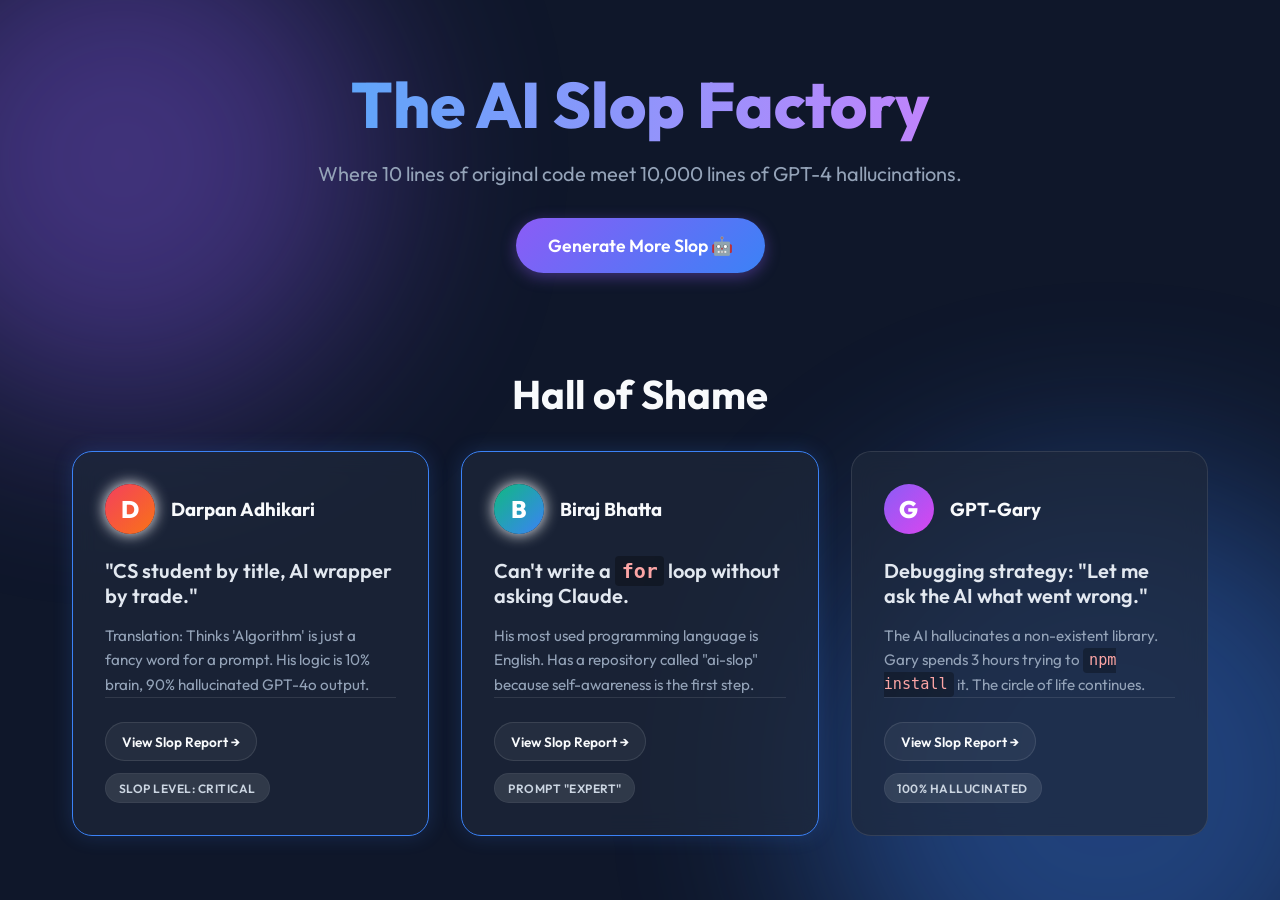
<file: index.html>
<!DOCTYPE html>
<html lang="en">
<head>
    <meta charset="UTF-8">
    <meta name="viewport" content="width=device-width, initial-scale=1.0">
    <title>The AI Slop Factory</title>
    <link rel="stylesheet" href="styles.css">
    <link href="https://fonts.googleapis.com/css2?family=Outfit:wght@300;400;600;800&display=swap" rel="stylesheet">
</head>
<body>
    <div class="background-effects">
        <div class="blob blob-1"></div>
        <div class="blob blob-2"></div>
    </div>

    <main class="container">
        <header class="hero">
            <h1 class="glitch" data-text="The AI Slop Factory">The AI Slop Factory</h1>
            <p class="subtitle">Where 10 lines of original code meet 10,000 lines of GPT-4 hallucinations.</p>
            <button id="slop-btn" class="primary-btn">Generate More Slop 🤖</button>
        </header>

        <section class="hall-of-shame">
            <h2 class="section-title">Hall of Shame</h2>
            <div class="grid">
                
                <!-- Darpan Adhikari -->
                <div class="slop-card highlight">
                    <div class="card-header">
                        <div class="avatar bg-gradient-1">D</div>
                        <h3>Darpan Adhikari</h3>
                    </div>
                    <div class="card-body">
                        <p class="roast">"CS student by title, AI wrapper by trade."</p>
                        <p class="translation">Translation: Thinks 'Algorithm' is just a fancy word for a prompt. His logic is 10% brain, 90% hallucinated GPT-4o output.</p>
                    </div>
                    <div class="card-footer">
                        <a href="darpan.html" class="secondary-btn">View Slop Report →</a>
                        <span class="badge">Slop Level: Critical</span>
                    </div>
                </div>

                <!-- Biraj Bhatta -->
                <div class="slop-card highlight">
                    <div class="card-header">
                        <div class="avatar bg-gradient-2">B</div>
                        <h3>Biraj Bhatta</h3>
                    </div>
                    <div class="card-body">
                        <p class="roast">Can't write a <code>for</code> loop without asking Claude.</p>
                        <p class="translation">His most used programming language is English. Has a repository called "ai-slop" because self-awareness is the first step.</p>
                    </div>
                    <div class="card-footer">
                        <a href="biraj.html" class="secondary-btn">View Slop Report →</a>
                        <span class="badge">Prompt "Expert"</span>
                    </div>
                </div>

                <!-- Card 3 -->
                <div class="slop-card">
                    <div class="card-header">
                        <div class="avatar bg-gradient-3">G</div>
                        <h3>GPT-Gary</h3>
                    </div>
                    <div class="card-body">
                        <p class="roast">Debugging strategy: "Let me ask the AI what went wrong."</p>
                        <p class="translation">The AI hallucinates a non-existent library. Gary spends 3 hours trying to <code>npm install</code> it. The circle of life continues.</p>
                    </div>
                    <div class="card-footer">
                        <a href="#" class="secondary-btn">View Slop Report →</a>
                        <span class="badge">100% Hallucinated</span>
                    </div>
                </div>

            </div>
        </section>
        
        <div id="slop-container"></div>
    </main>

    <script src="script.js"></script>
</body>
</html>
</file>
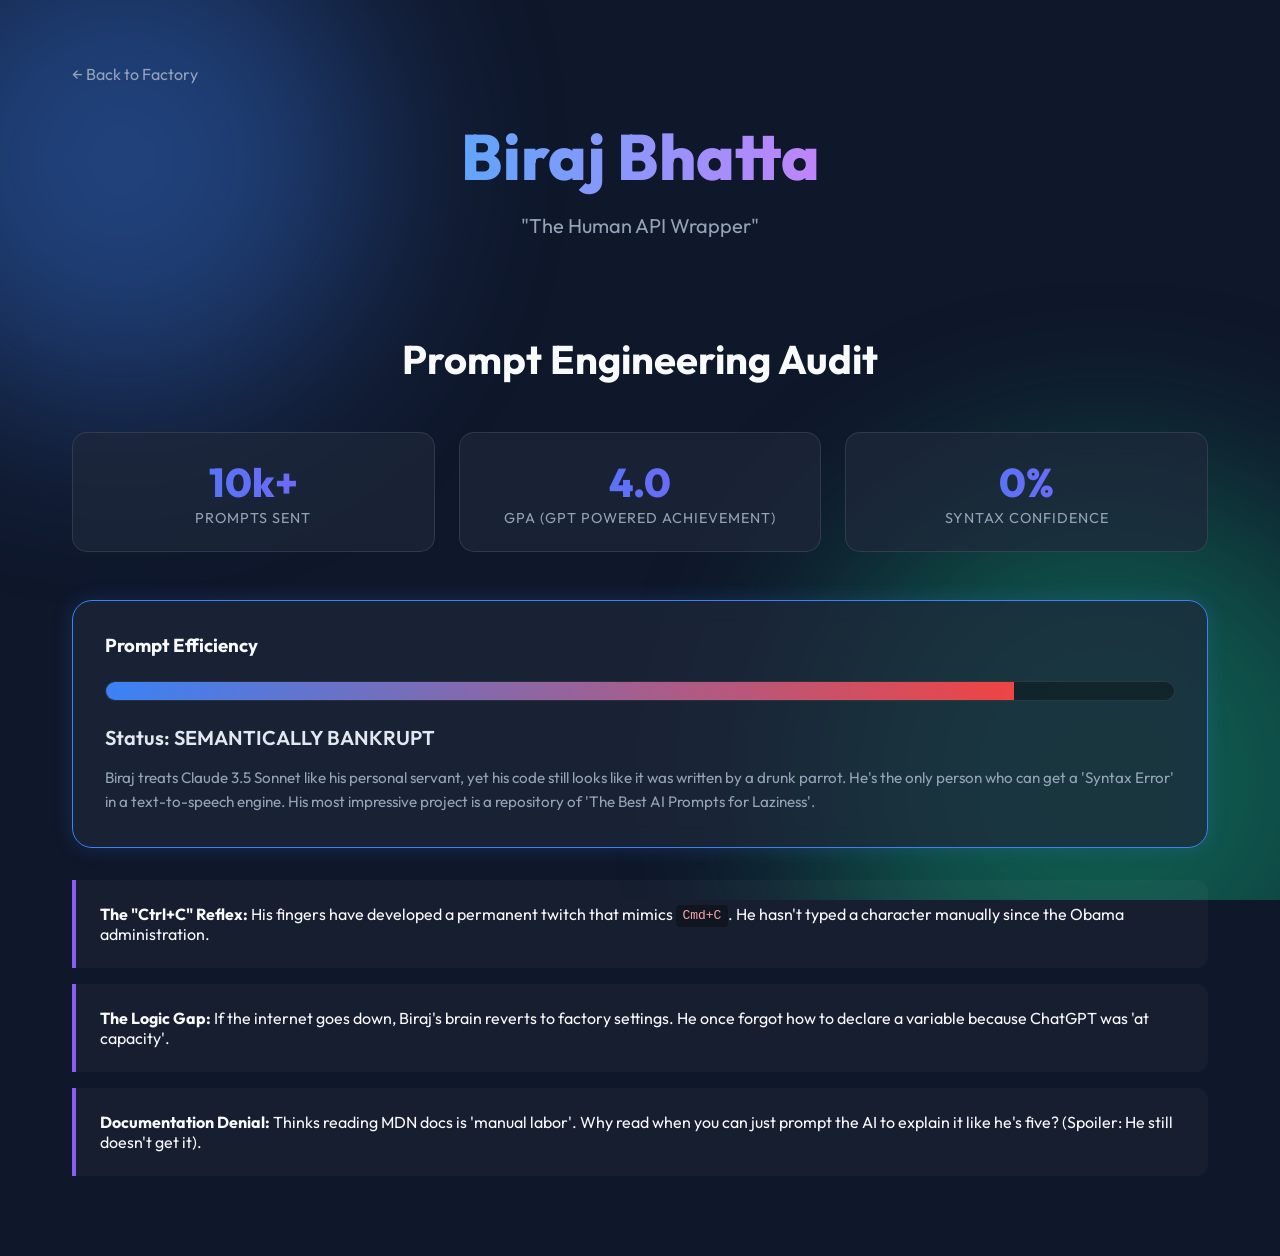
<file: biraj.html>
<!DOCTYPE html>
<html lang="en">
<head>
    <meta charset="UTF-8">
    <meta name="viewport" content="width=device-width, initial-scale=1.0">
    <title>Slop Report: Biraj Bhatta</title>
    <link rel="stylesheet" href="styles.css">
    <link href="https://fonts.googleapis.com/css2?family=Outfit:wght@300;400;600;800&display=swap" rel="stylesheet">
</head>
<body onload="document.querySelector('.slop-meter-fill').style.width = '85%'">
    <div class="background-effects">
        <div class="blob blob-1" style="background: #3b82f6;"></div>
        <div class="blob blob-2" style="background: #10b981;"></div>
    </div>

    <main class="container">
        <a href="index.html" class="back-link">← Back to Factory</a>
        
        <header class="hero">
            <h1 class="glitch" data-text="Biraj Bhatta">Biraj Bhatta</h1>
            <p class="subtitle">"The Human API Wrapper"</p>
        </header>

        <section class="slop-analysis">
            <h2 class="section-title">Prompt Engineering Audit</h2>
            
            <div class="stat-grid">
                <div class="stat-card">
                    <span class="stat-value">10k+</span>
                    <span class="stat-label">Prompts Sent</span>
                </div>
                <div class="stat-card">
                    <span class="stat-value">4.0</span>
                    <span class="stat-label">GPA (GPT Powered Achievement)</span>
                </div>
                <div class="stat-card">
                    <span class="stat-value">0%</span>
                    <span class="stat-label">Syntax Confidence</span>
                </div>
            </div>

            <div class="slop-card highlight">
                <h3>Prompt Efficiency</h3>
                <div class="slop-meter-container">
                    <div class="slop-meter-fill"></div>
                </div>
                <p class="roast">Status: SEMANTICALLY BANKRUPT</p>
                <p class="translation">Biraj treats Claude 3.5 Sonnet like his personal servant, yet his code still looks like it was written by a drunk parrot. He's the only person who can get a 'Syntax Error' in a text-to-speech engine. His most impressive project is a repository of 'The Best AI Prompts for Laziness'.</p>
            </div>

            <ul class="roast-list">
                <li class="roast-item" style="animation-delay: 0.1s;">
                    <strong>The "Ctrl+C" Reflex:</strong> 
                    His fingers have developed a permanent twitch that mimics <code>Cmd+C</code>. He hasn't typed a character manually since the Obama administration.
                </li>
                <li class="roast-item" style="animation-delay: 0.3s;">
                    <strong>The Logic Gap:</strong> 
                    If the internet goes down, Biraj's brain reverts to factory settings. He once forgot how to declare a variable because ChatGPT was 'at capacity'.
                </li>
                <li class="roast-item" style="animation-delay: 0.5s;">
                    <strong>Documentation Denial:</strong> 
                    Thinks reading MDN docs is 'manual labor'. Why read when you can just prompt the AI to explain it like he's five? (Spoiler: He still doesn't get it).
                </li>
            </ul>
        </section>
    </main>

    <script src="script.js"></script>
</body>
</html>
</file>
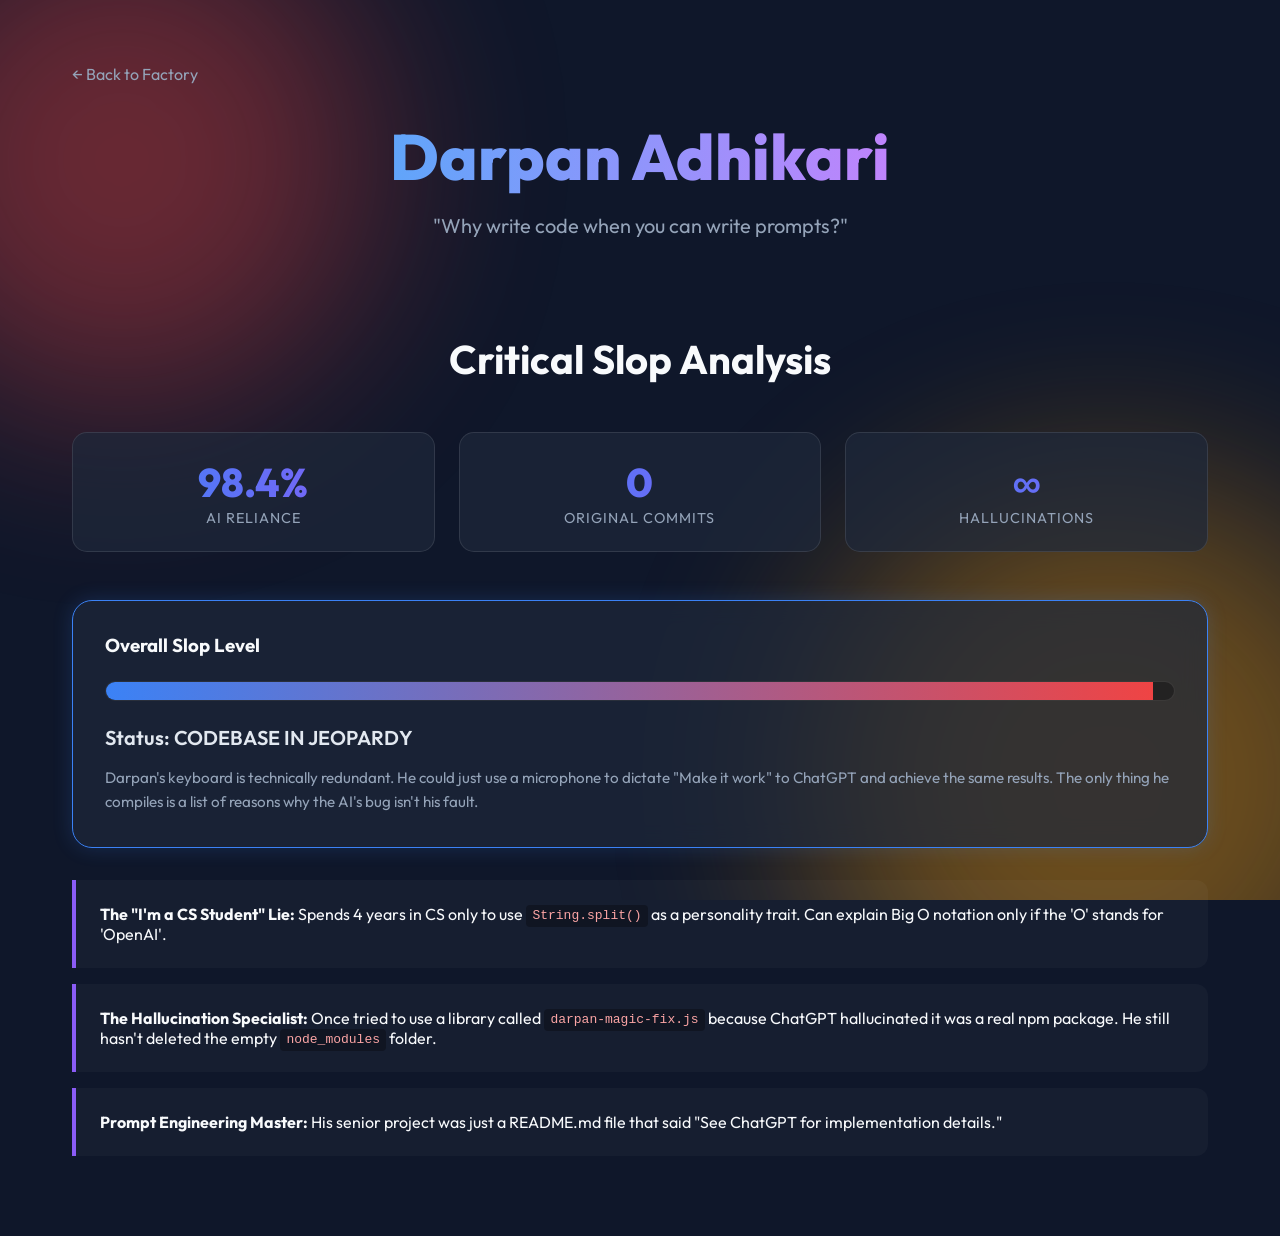
<file: darpan.html>
<!DOCTYPE html>
<html lang="en">
<head>
    <meta charset="UTF-8">
    <meta name="viewport" content="width=device-width, initial-scale=1.0">
    <title>Slop Report: Darpan Adhikari</title>
    <link rel="stylesheet" href="styles.css">
    <link href="https://fonts.googleapis.com/css2?family=Outfit:wght@300;400;600;800&display=swap" rel="stylesheet">
</head>
<body onload="document.querySelector('.slop-meter-fill').style.width = '98%'">
    <div class="background-effects">
        <div class="blob blob-1" style="background: #ef4444;"></div>
        <div class="blob blob-2" style="background: #f59e0b;"></div>
    </div>

    <main class="container">
        <a href="index.html" class="back-link">← Back to Factory</a>
        
        <header class="hero">
            <h1 class="glitch" data-text="Darpan Adhikari">Darpan Adhikari</h1>
            <p class="subtitle">"Why write code when you can write prompts?"</p>
        </header>

        <section class="slop-analysis">
            <h2 class="section-title">Critical Slop Analysis</h2>
            
            <div class="stat-grid">
                <div class="stat-card">
                    <span class="stat-value">98.4%</span>
                    <span class="stat-label">AI Reliance</span>
                </div>
                <div class="stat-card">
                    <span class="stat-value">0</span>
                    <span class="stat-label">Original Commits</span>
                </div>
                <div class="stat-card">
                    <span class="stat-value">∞</span>
                    <span class="stat-label">Hallucinations</span>
                </div>
            </div>

            <div class="slop-card highlight">
                <h3>Overall Slop Level</h3>
                <div class="slop-meter-container">
                    <div class="slop-meter-fill"></div>
                </div>
                <p class="roast">Status: CODEBASE IN JEOPARDY</p>
                <p class="translation">Darpan's keyboard is technically redundant. He could just use a microphone to dictate "Make it work" to ChatGPT and achieve the same results. The only thing he compiles is a list of reasons why the AI's bug isn't his fault.</p>
            </div>

            <ul class="roast-list">
                <li class="roast-item" style="animation-delay: 0.1s;">
                    <strong>The "I'm a CS Student" Lie:</strong> 
                    Spends 4 years in CS only to use <code>String.split()</code> as a personality trait. Can explain Big O notation only if the 'O' stands for 'OpenAI'.
                </li>
                <li class="roast-item" style="animation-delay: 0.3s;">
                    <strong>The Hallucination Specialist:</strong> 
                    Once tried to use a library called <code>darpan-magic-fix.js</code> because ChatGPT hallucinated it was a real npm package. He still hasn't deleted the empty <code>node_modules</code> folder.
                </li>
                <li class="roast-item" style="animation-delay: 0.5s;">
                    <strong>Prompt Engineering Master:</strong> 
                    His senior project was just a README.md file that said "See ChatGPT for implementation details."
                </li>
            </ul>
        </section>
    </main>

    <script src="script.js"></script>
</body>
</html>
</file>
<file: styles.css>
:root {
    --bg-color: #0f172a;
    --text-primary: #f8fafc;
    --text-secondary: #94a3b8;
    --accent-1: #3b82f6;
    --accent-2: #8b5cf6;
    --accent-3: #10b981;
    --card-bg: rgba(30, 41, 59, 0.7);
    --border-color: rgba(255, 255, 255, 0.1);
}

* {
    margin: 0;
    padding: 0;
    box-sizing: border-box;
}

body {
    font-family: 'Outfit', sans-serif;
    background-color: var(--bg-color);
    color: var(--text-primary);
    min-height: 100vh;
    overflow-x: hidden;
    position: relative;
}

/* Background Effects */
.background-effects {
    position: fixed;
    top: 0;
    left: 0;
    width: 100vw;
    height: 100vh;
    z-index: -1;
    overflow: hidden;
}

.blob {
    position: absolute;
    filter: blur(100px);
    opacity: 0.4;
    border-radius: 50%;
    animation: float 10s infinite ease-in-out alternate;
}

.blob-1 {
    top: -10%;
    left: -10%;
    width: 500px;
    height: 500px;
    background: var(--accent-2);
}

.blob-2 {
    bottom: -20%;
    right: -10%;
    width: 600px;
    height: 600px;
    background: var(--accent-1);
    animation-delay: -5s;
}

@keyframes float {
    0% { transform: translate(0, 0) scale(1); }
    100% { transform: translate(50px, 50px) scale(1.1); }
}

.container {
    max-width: 1200px;
    margin: 0 auto;
    padding: 4rem 2rem;
}

/* Hero Section */
.hero {
    text-align: center;
    margin-bottom: 6rem;
}

.glitch {
    font-size: 4rem;
    font-weight: 800;
    margin-bottom: 1rem;
    position: relative;
    display: inline-block;
    background: linear-gradient(to right, #60a5fa, #c084fc);
    -webkit-background-clip: text;
    -webkit-text-fill-color: transparent;
}

.subtitle {
    font-size: 1.25rem;
    color: var(--text-secondary);
    margin-bottom: 2rem;
}

.primary-btn {
    background: linear-gradient(135deg, var(--accent-2), var(--accent-1));
    color: white;
    border: none;
    padding: 1rem 2rem;
    font-size: 1.1rem;
    font-weight: 600;
    border-radius: 9999px;
    cursor: pointer;
    font-family: inherit;
    transition: transform 0.2s, box-shadow 0.2s;
    box-shadow: 0 4px 15px rgba(139, 92, 246, 0.4);
}

.primary-btn:hover {
    transform: translateY(-2px);
    box-shadow: 0 6px 20px rgba(139, 92, 246, 0.6);
}

.primary-btn:active {
    transform: translateY(1px);
}

.secondary-btn {
    display: inline-flex;
    align-items: center;
    background: rgba(255, 255, 255, 0.05);
    color: var(--text-primary);
    border: 1px solid var(--border-color);
    padding: 0.6rem 1rem;
    font-size: 0.85rem;
    font-weight: 600;
    border-radius: 9999px;
    cursor: pointer;
    text-decoration: none;
    transition: all 0.2s;
    white-space: nowrap;
}

.secondary-btn:hover {
    background: rgba(255, 255, 255, 0.1);
    border-color: var(--accent-1);
    transform: translateX(5px);
}

.highlight {
    border-color: var(--accent-1) !important;
    box-shadow: 0 0 20px rgba(59, 130, 246, 0.2);
}

.highlight .avatar {
    box-shadow: 0 0 15px currentColor;
}

/* Hall of Shame Grid */
.section-title {
    font-size: 2.5rem;
    margin-bottom: 2rem;
    text-align: center;
}

.grid {
    display: grid;
    grid-template-columns: repeat(auto-fit, minmax(300px, 1fr));
    gap: 2rem;
}

/* Glassmorphism Cards */
.slop-card {
    background: var(--card-bg);
    backdrop-filter: blur(12px);
    -webkit-backdrop-filter: blur(12px);
    border: 1px solid var(--border-color);
    border-radius: 20px;
    padding: 2rem;
    transition: transform 0.3s ease, box-shadow 0.3s ease;
    display: flex;
    flex-direction: column;
    height: 100%;
}

.slop-card:hover {
    transform: translateY(-10px);
    box-shadow: 0 20px 40px rgba(0, 0, 0, 0.4);
    border-color: rgba(255, 255, 255, 0.2);
}

.card-header {
    display: flex;
    align-items: center;
    gap: 1rem;
    margin-bottom: 1.5rem;
}

.avatar {
    width: 50px;
    height: 50px;
    border-radius: 50%;
    display: flex;
    align-items: center;
    justify-content: center;
    font-size: 1.5rem;
    font-weight: 800;
    color: white;
}

.bg-gradient-1 { background: linear-gradient(135deg, #f43f5e, #f97316); }
.bg-gradient-2 { background: linear-gradient(135deg, #10b981, #3b82f6); }
.bg-gradient-3 { background: linear-gradient(135deg, #8b5cf6, #d946ef); }

.card-body {
    flex-grow: 1;
}

.roast {
    font-size: 1.25rem;
    font-weight: 600;
    margin-bottom: 1rem;
    color: #e2e8f0;
}

.translation {
    font-size: 0.95rem;
    color: var(--text-secondary);
    line-height: 1.6;
}

code {
    background: rgba(0, 0, 0, 0.3);
    padding: 0.2rem 0.4rem;
    border-radius: 4px;
    font-family: monospace;
    color: #fca5a5;
}

.card-footer {
    margin-top: auto;
    padding-top: 1.5rem;
    border-top: 1px solid var(--border-color);
    display: flex;
    justify-content: space-between;
    align-items: center;
    gap: 0.75rem;
    flex-wrap: wrap;
}

@media (max-width: 400px) {
    .card-footer {
        flex-direction: column;
        align-items: flex-start;
    }
    .secondary-btn, .badge {
        width: 100%;
        text-align: center;
        justify-content: center;
    }
}

.badge {
    background: rgba(255, 255, 255, 0.1);
    color: #cbd5e1;
    padding: 0.4rem 0.8rem;
    border-radius: 9999px;
    font-size: 0.75rem;
    font-weight: 600;
    text-transform: uppercase;
    letter-spacing: 0.5px;
    border: 1px solid rgba(255, 255, 255, 0.05);
    white-space: nowrap;
}

/* Slop Generator Effects */
.generated-slop {
    position: fixed;
    background: rgba(0,0,0,0.8);
    color: #34d399;
    padding: 1rem;
    border-radius: 8px;
    font-family: monospace;
    border: 1px solid #10b981;
    box-shadow: 0 0 15px rgba(16, 185, 129, 0.3);
    z-index: 100;
    animation: fadeOut 3s forwards;
    pointer-events: none;
}

@keyframes fadeOut {
    0% { opacity: 0; transform: translateY(20px); }
    10% { opacity: 1; transform: translateY(0); }
    80% { opacity: 1; transform: translateY(0); }
    100% { opacity: 0; transform: translateY(-20px); }
}

/* Roast Page Components */
.back-link {
    display: inline-flex;
    align-items: center;
    gap: 0.5rem;
    color: var(--text-secondary);
    text-decoration: none;
    margin-bottom: 2rem;
    transition: color 0.2s;
}

.back-link:hover {
    color: var(--accent-1);
}

.slop-meter-container {
    background: rgba(0, 0, 0, 0.3);
    border-radius: 9999px;
    height: 20px;
    width: 100%;
    margin: 1.5rem 0;
    overflow: hidden;
    border: 1px solid var(--border-color);
}

.slop-meter-fill {
    height: 100%;
    background: linear-gradient(to right, var(--accent-1), #ef4444);
    width: 0%;
    transition: width 2s cubic-bezier(0.34, 1.56, 0.64, 1);
}

.roast-list {
    list-style: none;
    margin-top: 2rem;
}

.roast-item {
    background: rgba(255, 255, 255, 0.03);
    border-left: 4px solid var(--accent-2);
    padding: 1.5rem;
    border-radius: 0 12px 12px 0;
    margin-bottom: 1rem;
    animation: slideIn 0.5s forwards;
    opacity: 0;
}

@keyframes slideIn {
    from { transform: translateX(-20px); opacity: 0; }
    to { transform: translateX(0); opacity: 1; }
}

.stat-grid {
    display: grid;
    grid-template-columns: repeat(auto-fit, minmax(200px, 1fr));
    gap: 1.5rem;
    margin: 3rem 0;
}

.stat-card {
    background: var(--card-bg);
    padding: 1.5rem;
    border-radius: 15px;
    border: 1px solid var(--border-color);
    text-align: center;
}

.stat-value {
    font-size: 2.5rem;
    font-weight: 800;
    display: block;
    background: linear-gradient(to right, var(--accent-1), var(--accent-2));
    -webkit-background-clip: text;
    -webkit-text-fill-color: transparent;
}

.stat-label {
    color: var(--text-secondary);
    font-size: 0.9rem;
    text-transform: uppercase;
    letter-spacing: 1px;
}
</file>
